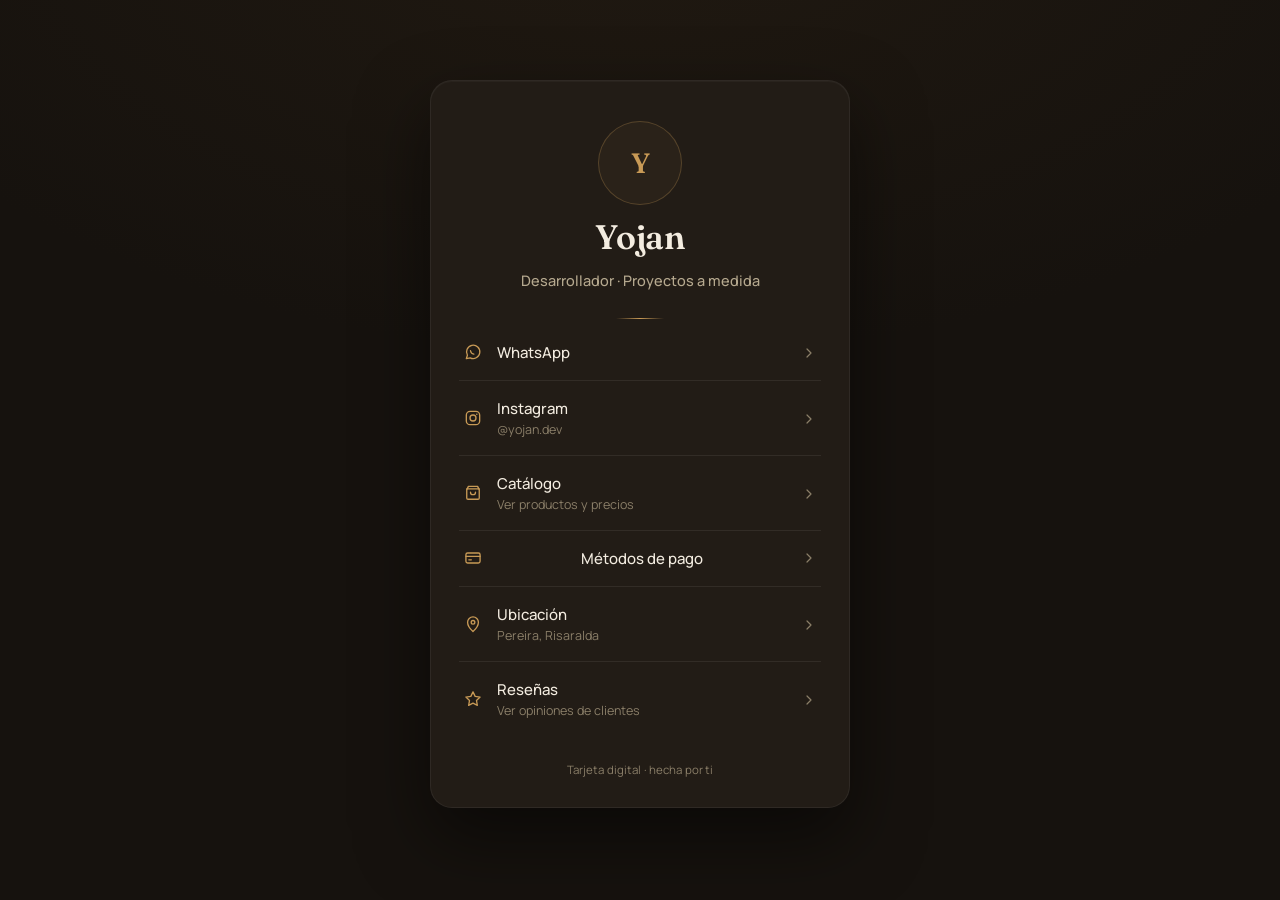
<file: nfc-300/index.html>
<!DOCTYPE html>
<html lang="es">
<head>
<meta charset="UTF-8">
<meta name="viewport" content="width=device-width, initial-scale=1, viewport-fit=cover">
<title>Tarjeta digital</title>
<meta name="description" content="Tarjeta de presentación digital">

<link rel="preconnect" href="https://fonts.googleapis.com">
<link rel="preconnect" href="https://fonts.gstatic.com" crossorigin>
<link href="https://fonts.googleapis.com/css2?family=Fraunces:opsz,wght@9..144,500;9..144,600&family=Manrope:wght@400;500;600;700&display=swap" rel="stylesheet">

<link rel="stylesheet" href="style.css">
</head>
<body>

  <!-- Password gate: shown only if data.js defines a password. Client-side only, see README. -->
  <!--
<div class="gate" id="gate" hidden>
    <form class="gate__form" id="gateForm" autocomplete="off">
      <p class="gate__label">Esta tarjeta es privada</p>
      <input class="gate__input" id="gateInput" type="password" placeholder="Contraseña" inputmode="text" autofocus>
      <button class="gate__submit" type="submit">Entrar</button>
      <p class="gate__error" id="gateError" hidden>Contraseña incorrecta</p>
    </form>
  </div>
-->

  <main class="stage">
    <section class="card" id="card">

      <header class="id">
        <div class="id__avatar" id="avatar"></div>
        <h1 class="id__name" id="name"></h1>
        <p class="id__role" id="role"></p>
      </header>

      <div class="rule"></div>

      <nav class="links" id="links"></nav>

      <footer class="foot">
        <p class="foot__text" id="footText"></p>
      </footer>

    </section>
  </main>

  <script src="data.js"></script>
  <script src="script.js"></script>
</body>
</html>
</file>
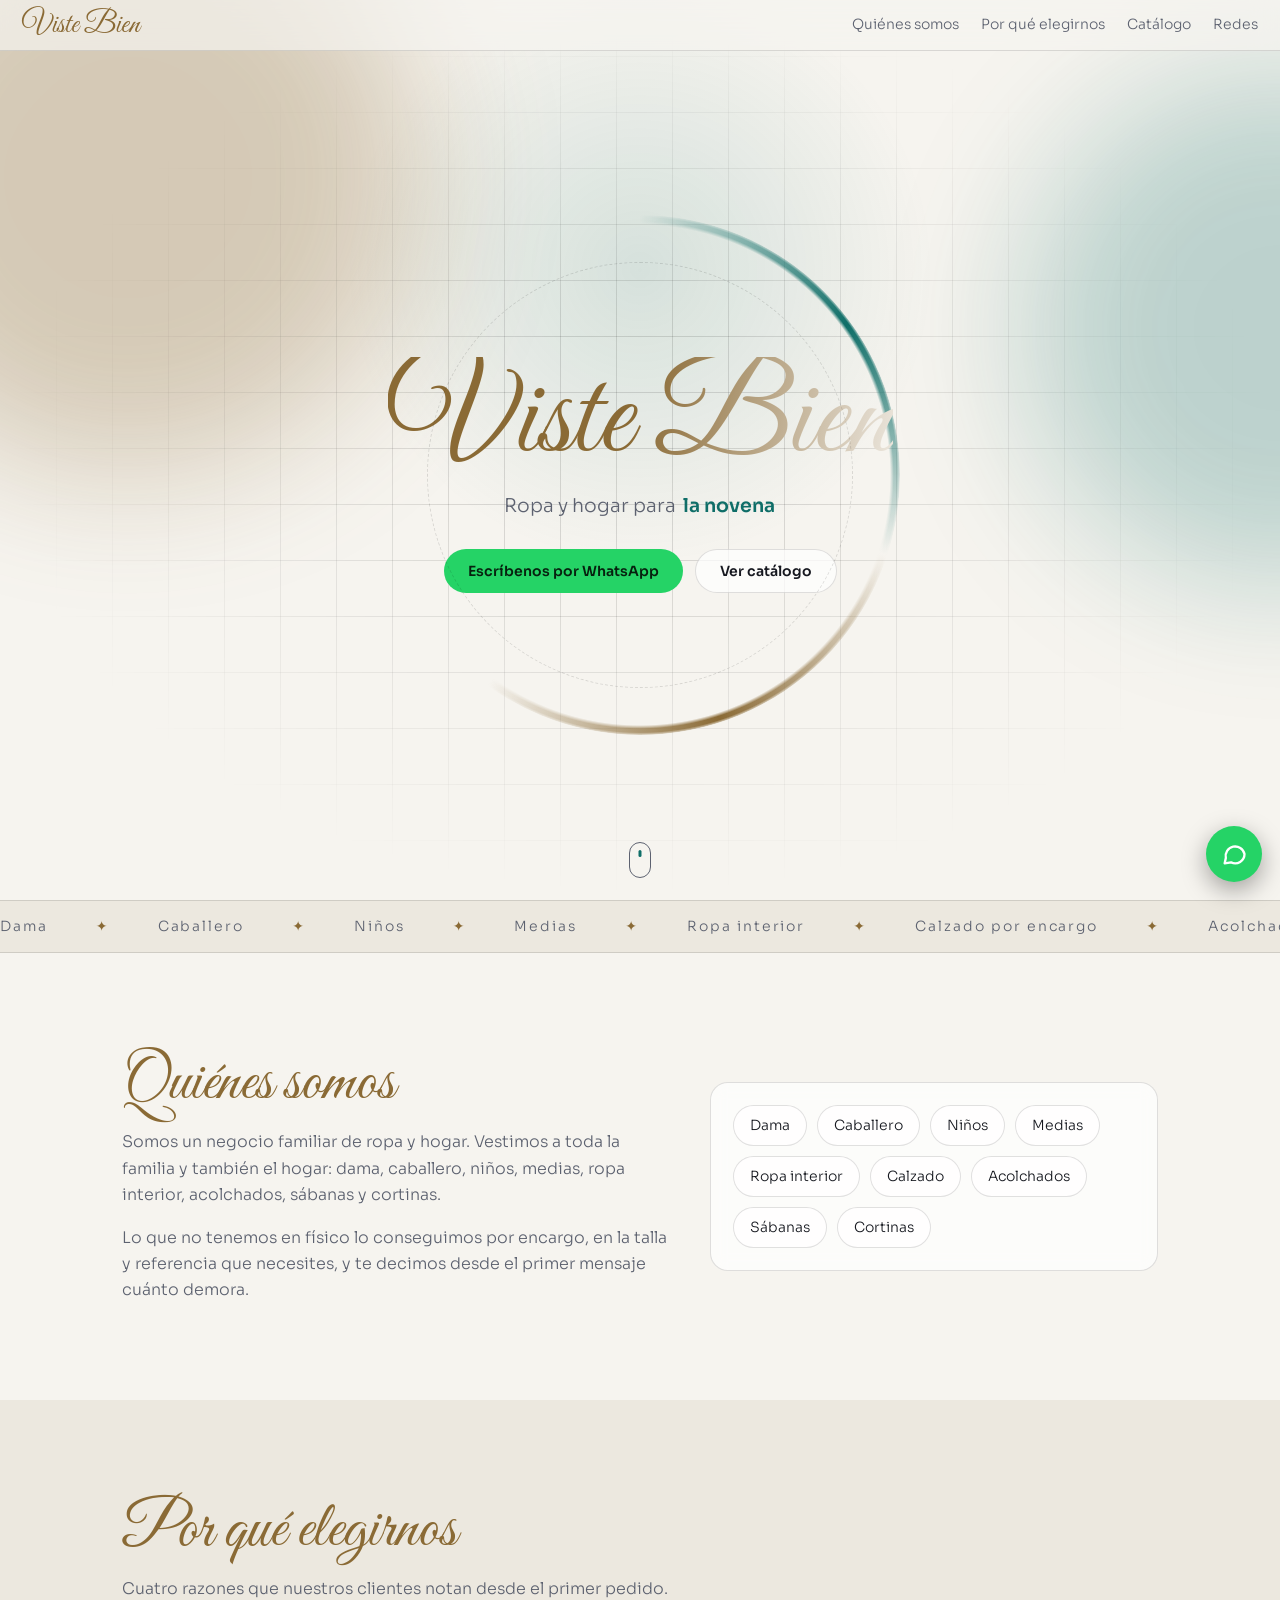
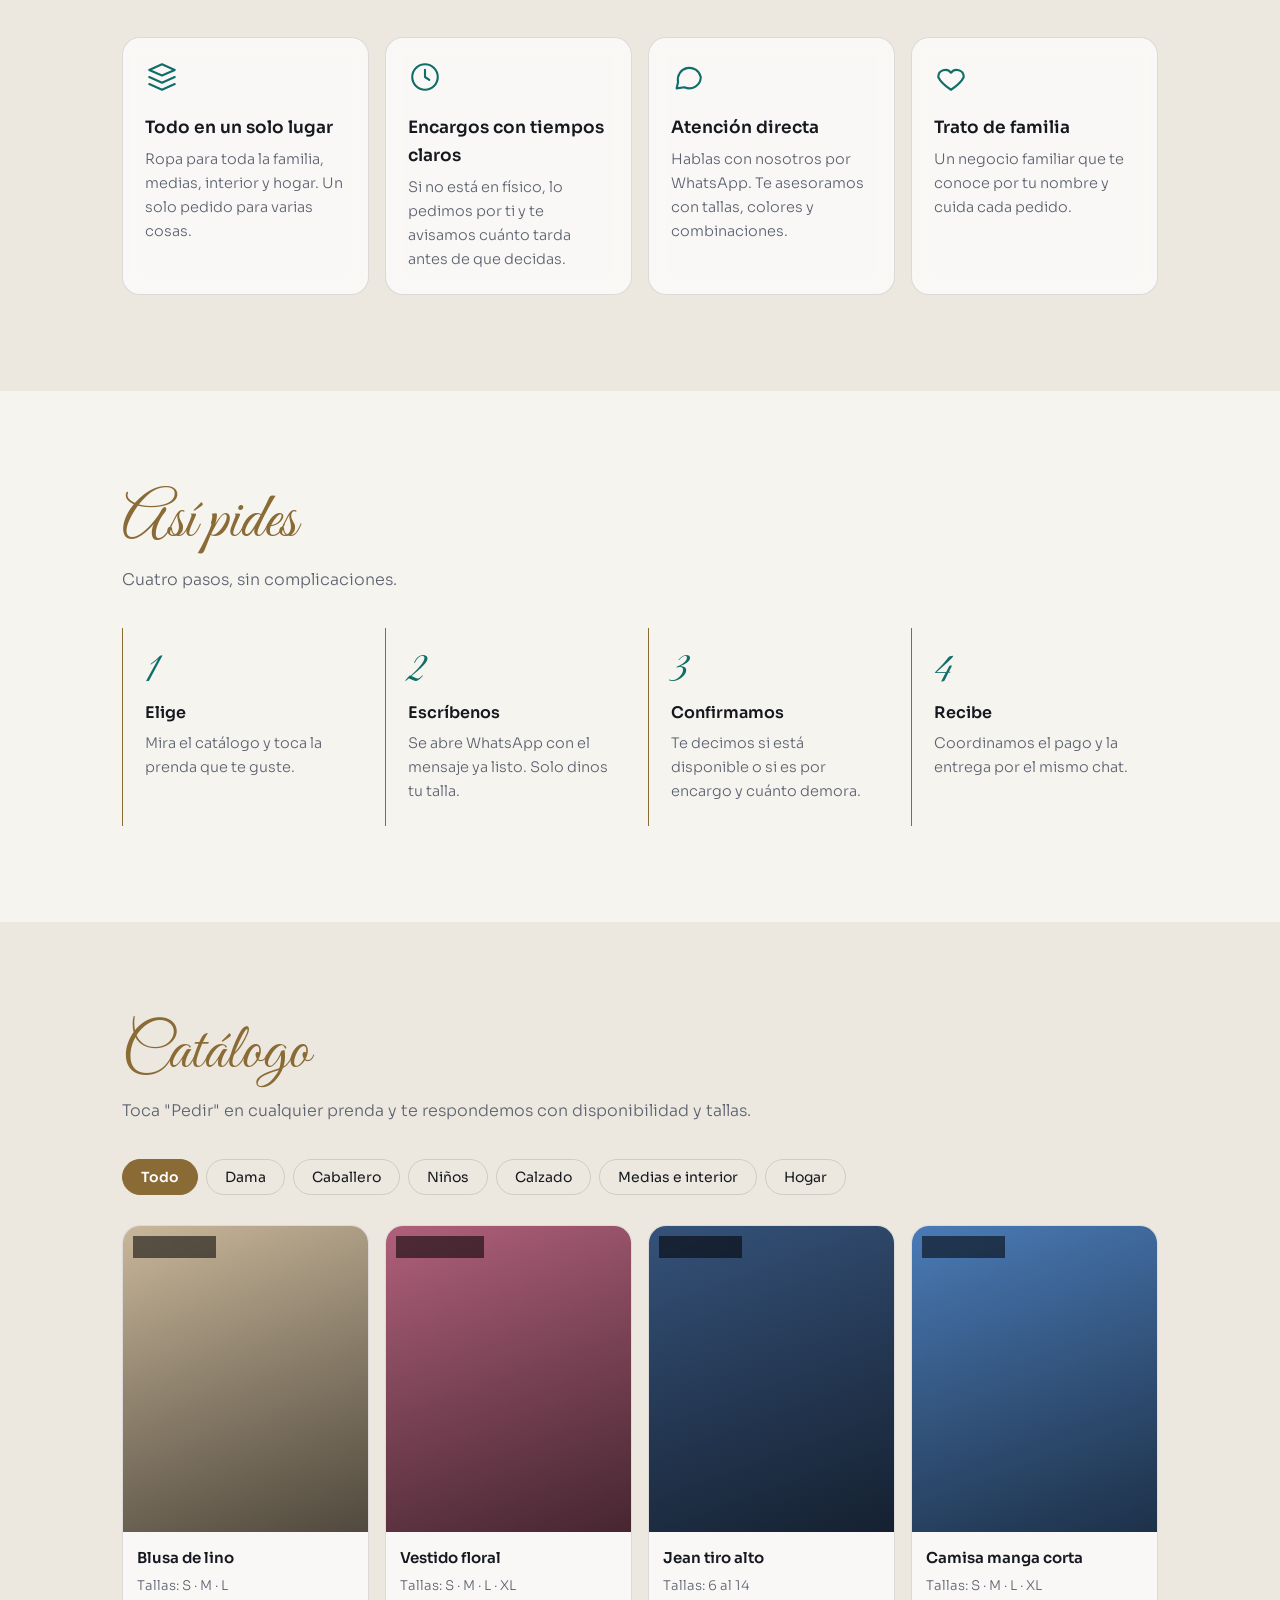
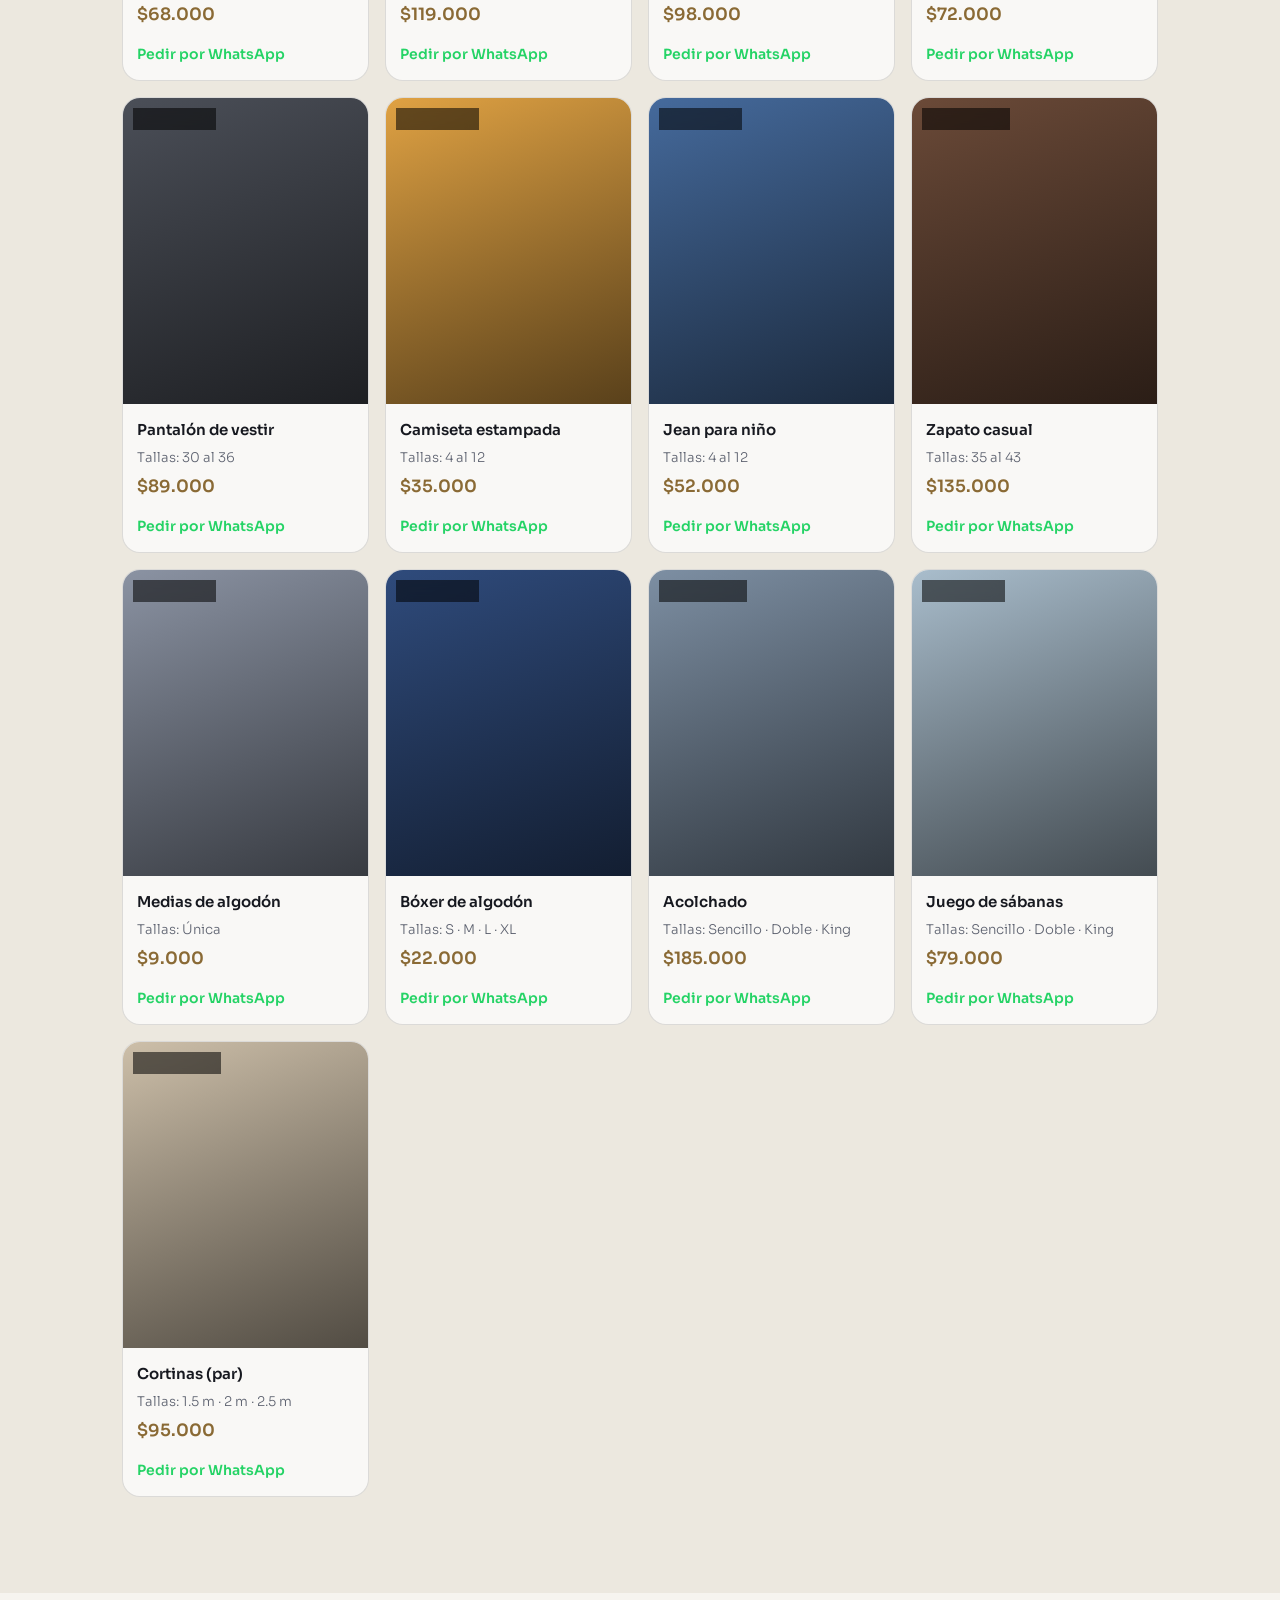
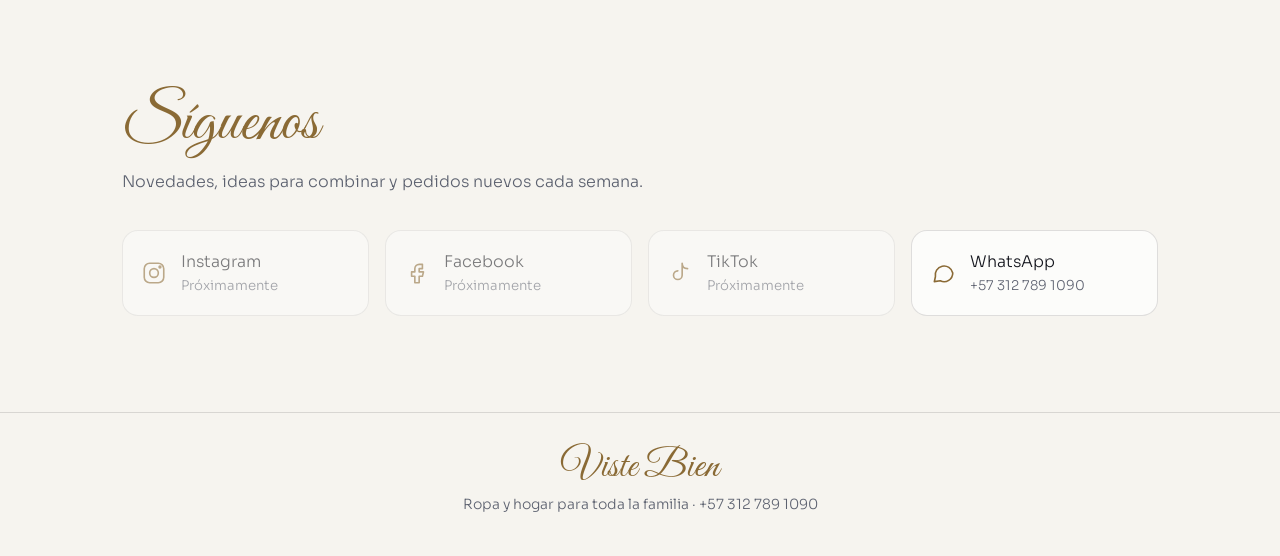
<file: vistebien/Viste Bien · Ropa y hogar.html>
<!DOCTYPE html>
<html lang="es">
<head>
<meta charset="utf-8">
<meta name="viewport" content="width=device-width, initial-scale=1, viewport-fit=cover">
<title>Viste Bien · Ropa y hogar</title>
<link rel="preconnect" href="https://fonts.googleapis.com">
<link rel="preconnect" href="https://fonts.gstatic.com" crossorigin>
<link href="https://fonts.googleapis.com/css2?family=Great+Vibes&family=Sora:wght@300;400;600&display=swap" rel="stylesheet">
<style>
:root{--bg:#090b10;--bg2:#10141c;--ink:#ece8df;--mute:#9a9fab;--line:rgba(255,255,255,.1);--glass:rgba(255,255,255,.04);--gold:#d9bc8c;--cyan:#7fe0d6;--wa:#25d366;--onacc:#0b0d12;
box-sizing:border-box;padding-top:env(safe-area-inset-top,0px);padding-bottom:env(safe-area-inset-bottom,0px)}
@media (prefers-color-scheme:light){:root:not([data-theme="dark"]){--bg:#f6f4ef;--bg2:#ece8df;--ink:#16181f;--mute:#5d6270;--line:rgba(0,0,0,.12);--glass:rgba(255,255,255,.7);--gold:#8a6a35;--cyan:#0f6e68;--onacc:#fff}}
:root[data-theme="light"]{--bg:#f6f4ef;--bg2:#ece8df;--ink:#16181f;--mute:#5d6270;--line:rgba(0,0,0,.12);--glass:rgba(255,255,255,.7);--gold:#8a6a35;--cyan:#0f6e68;--onacc:#fff}
html{scroll-behavior:smooth;scroll-padding-top:70px;height:100%}
*{box-sizing:border-box}
body{margin:0;background:var(--bg);color:var(--ink);font:300 16px/1.65 Sora,system-ui,-apple-system,"Segoe UI",sans-serif;overflow-x:hidden}
a{color:inherit;text-decoration:none}
.glow{position:fixed;inset:0;pointer-events:none;z-index:0;background:radial-gradient(420px circle at var(--x,50%) var(--y,30%),color-mix(in srgb,var(--cyan) 14%,transparent),transparent 70%)}
section,header,footer{position:relative;z-index:1}
.wrap{max-width:1080px;margin:auto;padding:0 22px}
nav{position:fixed;top:0;left:0;right:0;z-index:10;display:flex;justify-content:space-between;align-items:center;padding:calc(10px + env(safe-area-inset-top,0px)) 22px 10px;backdrop-filter:blur(14px);background:color-mix(in srgb,var(--bg) 70%,transparent);border-bottom:1px solid var(--line)}
.logo{font:400 30px "Great Vibes",cursive;color:var(--gold);line-height:1}
nav ul{display:flex;gap:22px;list-style:none;margin:0;padding:0;font-size:14px}
nav li a{color:var(--mute);transition:color .2s}nav li a:hover{color:var(--ink)}
@media(max-width:640px){nav ul li:not(:last-child){display:none}}
.btn{display:inline-flex;align-items:center;gap:8px;border-radius:999px;padding:12px 24px;font:600 14px Sora,sans-serif;border:1px solid var(--line);cursor:pointer;transition:transform .2s,box-shadow .2s;color:var(--ink);background:var(--glass)}
.btn:hover{transform:translateY(-2px)}
.btn.wa{background:var(--wa);color:#07210f;border:0;box-shadow:0 0 0 0 rgba(37,211,102,.5);animation:pulse 2.8s infinite}
@keyframes pulse{70%{box-shadow:0 0 0 14px rgba(37,211,102,0)}100%{box-shadow:0 0 0 0 rgba(37,211,102,0)}}
/* HERO */
.hero{min-height:100vh;min-height:100svh;display:grid;place-items:center;text-align:center;overflow:hidden;padding:110px 0 60px}
.aur{position:absolute;inset:-20%;z-index:-1;filter:blur(70px);opacity:.55}
.aur i{position:absolute;border-radius:50%;animation:drift 18s ease-in-out infinite alternate}
.aur i:nth-child(1){width:46vmax;height:46vmax;left:5%;top:5%;background:color-mix(in srgb,var(--gold) 55%,transparent)}
.aur i:nth-child(2){width:40vmax;height:40vmax;right:0;top:20%;background:color-mix(in srgb,var(--cyan) 45%,transparent);animation-delay:-6s}
@keyframes drift{to{transform:translate(8vw,6vh) scale(1.15)}}
.grid{position:absolute;inset:0;z-index:-1;background-image:linear-gradient(var(--line) 1px,transparent 1px),linear-gradient(90deg,var(--line) 1px,transparent 1px);background-size:56px 56px;mask-image:radial-gradient(ellipse at center,#000 20%,transparent 70%);-webkit-mask-image:radial-gradient(ellipse at center,#000 20%,transparent 70%)}
.ring{position:relative;width:min(88vw,520px);aspect-ratio:1;margin:auto;display:grid;place-items:center}
.ring::before{content:"";position:absolute;inset:0;border-radius:50%;background:conic-gradient(from 0deg,transparent,var(--cyan),transparent 30%,var(--gold),transparent 60%);-webkit-mask:radial-gradient(circle,transparent 68%,#000 69%,#000 70%,transparent 71%);mask:radial-gradient(circle,transparent 68%,#000 69%,#000 70%,transparent 71%);animation:spin 14s linear infinite}
.ring::after{content:"";position:absolute;inset:9%;border-radius:50%;border:1px dashed var(--line);animation:spin 40s linear infinite reverse}
@keyframes spin{to{transform:rotate(360deg)}}
.brand{font:400 clamp(64px,15vw,128px) "Great Vibes",cursive;line-height:1;margin:0;background:linear-gradient(100deg,var(--gold) 20%,#fff 45%,var(--gold) 55%,var(--cyan) 90%);background-size:250% 100%;-webkit-background-clip:text;background-clip:text;color:transparent;animation:shine 6s ease-in-out infinite,rise 1.4s cubic-bezier(.2,.8,.2,1) both}
@keyframes shine{50%{background-position:100% 0}}
@keyframes rise{from{opacity:0;filter:blur(14px);transform:scale(.92)}}
.tag{font-size:clamp(15px,2.4vw,19px);color:var(--mute);margin:6px 0 0;animation:rise 1.4s .3s both}
.tag b{color:var(--cyan);font-weight:600;display:inline-block;min-width:7ch;transition:opacity .3s,transform .3s}
.cta{display:flex;gap:12px;justify-content:center;flex-wrap:wrap;margin-top:26px;animation:rise 1.4s .5s both}
.scroll{position:absolute;bottom:22px;left:50%;width:22px;height:36px;border:1.5px solid var(--mute);border-radius:12px;transform:translateX(-50%)}
.scroll::after{content:"";position:absolute;left:50%;top:7px;width:3px;height:7px;border-radius:2px;background:var(--cyan);transform:translateX(-50%);animation:dot 1.8s infinite}
@keyframes dot{60%{transform:translate(-50%,12px);opacity:0}}
/* MARQUEE */
.mq{border-block:1px solid var(--line);overflow:hidden;background:var(--bg2);padding:14px 0}
.mq div{display:flex;gap:48px;width:max-content;animation:mq 28s linear infinite;color:var(--mute);font-size:14px;letter-spacing:.14em}
.mq span::after{content:"✦";margin-left:48px;color:var(--gold)}
@keyframes mq{to{transform:translateX(-50%)}}
/* SECCIONES */
.sec{padding:96px 0}
h2{font:400 clamp(40px,7vw,64px) "Great Vibes",cursive;margin:0 0 10px;color:var(--gold);line-height:1.1}
.lead{max-width:60ch;color:var(--mute);margin:0 0 34px}
.two{display:grid;grid-template-columns:1.1fr .9fr;gap:40px;align-items:center}
@media(max-width:760px){.two{grid-template-columns:1fr}}
.card{background:var(--glass);border:1px solid var(--line);border-radius:18px;padding:22px;backdrop-filter:blur(8px);transition:transform .3s,border-color .3s}
.card:hover{transform:translateY(-4px);border-color:var(--gold)}
.cards{display:grid;grid-template-columns:repeat(auto-fit,minmax(220px,1fr));gap:16px}
.card svg{width:34px;height:34px;stroke:var(--cyan);fill:none;stroke-width:1.5;stroke-linecap:round;stroke-linejoin:round;margin-bottom:12px}
.card h3{margin:0 0 6px;font-size:17px;font-weight:600}.card p{margin:0;color:var(--mute);font-size:14.5px}
.pills{display:flex;flex-wrap:wrap;gap:10px}
.pills span{border:1px solid var(--line);border-radius:999px;padding:8px 16px;font-size:14px;background:var(--glass)}
/* PASOS */
.steps{display:grid;grid-template-columns:repeat(auto-fit,minmax(200px,1fr));gap:16px;counter-reset:s}
.step{position:relative;padding:22px;border-left:1px solid var(--gold)}
.step::before{counter-increment:s;content:counter(s);font:400 44px "Great Vibes",cursive;color:var(--cyan);display:block;line-height:1}
.step h3{margin:6px 0;font-size:16px;font-weight:600}.step p{margin:0;color:var(--mute);font-size:14.5px}
/* CATALOGO */
.tabs{display:flex;gap:8px;overflow-x:auto;padding-bottom:12px;margin-bottom:18px}
.tabs button{white-space:nowrap;border:1px solid var(--line);background:transparent;color:var(--ink);border-radius:999px;padding:8px 18px;font:400 14px Sora,sans-serif;cursor:pointer}
.tabs button.on{background:var(--gold);color:var(--onacc);border-color:var(--gold);font-weight:600}
.cat{display:grid;grid-template-columns:repeat(auto-fill,minmax(210px,1fr));gap:16px}
.p{border:1px solid var(--line);border-radius:18px;overflow:hidden;background:var(--glass);display:flex;flex-direction:column;transition:transform .3s,border-color .3s;animation:rise .6s both}
.p:hover{transform:translateY(-5px);border-color:var(--cyan)}
.ph{aspect-ratio:4/5;background-size:cover;background-position:center;position:relative}
.ph em{position:absolute;left:10px;top:10px;font:600 11px Sora,sans-serif;font-style:normal;padding:4px 10px;border-radius:999px;background:rgba(0,0,0,.55);color:#fff;backdrop-filter:blur(6px)}
.pi{padding:14px;display:flex;flex-direction:column;gap:4px;flex:1}
.pi b{font-weight:600;font-size:15px}.pi small{color:var(--mute)}.pi .pr{color:var(--gold);font-weight:600;font-size:17px}
.pi a{margin-top:auto;padding-top:10px;color:var(--wa);font-weight:600;font-size:14px}
/* REDES */
.soc{display:grid;grid-template-columns:repeat(auto-fit,minmax(200px,1fr));gap:16px}
.soc a,.soc div{display:flex;align-items:center;gap:14px;padding:18px;border:1px solid var(--line);border-radius:16px;background:var(--glass);transition:transform .3s,border-color .3s}
.soc a:hover{transform:translateY(-4px);border-color:var(--gold)}
.soc div{opacity:.55}.soc small{display:block;color:var(--mute)}
.soc svg{width:26px;height:26px;stroke:var(--gold);fill:none;stroke-width:1.5;flex:none}
footer{border-top:1px solid var(--line);padding:34px 0 40px;text-align:center;color:var(--mute);font-size:14px}
footer .logo{font-size:40px;display:block;margin-bottom:6px}
.rv{opacity:0;transform:translateY(26px);transition:opacity .8s,transform .8s cubic-bezier(.2,.8,.2,1)}.rv.in{opacity:1;transform:none}
.wafab{position:fixed;right:18px;bottom:calc(18px + env(safe-area-inset-bottom,0px));z-index:11;width:56px;height:56px;border-radius:50%;background:var(--wa);display:grid;place-items:center;box-shadow:0 8px 24px rgba(0,0,0,.35)}
.wafab svg{width:28px;height:28px;fill:#fff}
@media (prefers-reduced-motion:reduce){*{animation:none!important;transition:none!important}.rv{opacity:1;transform:none}}
</style>
</head>
<body>
<div class="glow" id="glow"></div>
<nav>
  <a class="logo" href="#inicio">Viste Bien</a>
  <ul><li><a href="#nosotros">Quiénes somos</a></li><li><a href="#porque">Por qué elegirnos</a></li><li><a href="#catalogo">Catálogo</a></li><li><a href="#redes">Redes</a></li></ul>
</nav>

<header class="hero" id="inicio">
  <div class="aur"><i></i><i></i></div><div class="grid"></div>
  <div class="wrap">
    <div class="ring"><div>
      <h1 class="brand">Viste Bien</h1>
      <p class="tag">Ropa y hogar para <b id="rot">la novena</b></p>
      <div class="cta">
        <a class="btn wa" id="hwa" target="_blank" rel="noopener">Escríbenos por WhatsApp</a>
        <a class="btn" href="#catalogo">Ver catálogo</a>
      </div>
    </div></div>
  </div>
  <span class="scroll" aria-hidden="true"></span>
</header>

<div class="mq" aria-hidden="true"><div id="mq"></div></div>

<section class="sec" id="nosotros"><div class="wrap two">
  <div class="rv">
    <h2>Quiénes somos</h2>
    <p class="lead" style="margin-bottom:16px">Somos un negocio familiar de ropa y hogar. Vestimos a toda la familia y también el hogar: dama, caballero, niños, medias, ropa interior, acolchados, sábanas y cortinas.</p>
    <p class="lead" style="margin:0">Lo que no tenemos en físico lo conseguimos por encargo, en la talla y referencia que necesites, y te decimos desde el primer mensaje cuánto demora.</p>
  </div>
  <div class="card rv"><div class="pills"><span>Dama</span><span>Caballero</span><span>Niños</span><span>Medias</span><span>Ropa interior</span><span>Calzado</span><span>Acolchados</span><span>Sábanas</span><span>Cortinas</span></div></div>
</div></section>

<section class="sec" id="porque" style="background:var(--bg2)"><div class="wrap">
  <h2 class="rv">Por qué elegirnos</h2><p class="lead rv">Cuatro razones que nuestros clientes notan desde el primer pedido.</p>
  <div class="cards">
    <div class="card rv"><svg viewBox="0 0 24 24"><path d="M3 7l9-4 9 4-9 4-9-4z"/><path d="M3 12l9 4 9-4M3 17l9 4 9-4"/></svg><h3>Todo en un solo lugar</h3><p>Ropa para toda la familia, medias, interior y hogar. Un solo pedido para varias cosas.</p></div>
    <div class="card rv"><svg viewBox="0 0 24 24"><circle cx="12" cy="12" r="9"/><path d="M12 7v5l3 2"/></svg><h3>Encargos con tiempos claros</h3><p>Si no está en físico, lo pedimos por ti y te avisamos cuánto tarda antes de que decidas.</p></div>
    <div class="card rv"><svg viewBox="0 0 24 24"><path d="M21 12a8 8 0 0 1-11.5 7.2L4 20l1-4.5A8 8 0 1 1 21 12z"/></svg><h3>Atención directa</h3><p>Hablas con nosotros por WhatsApp. Te asesoramos con tallas, colores y combinaciones.</p></div>
    <div class="card rv"><svg viewBox="0 0 24 24"><path d="M12 21s-7-4.6-9-9a5 5 0 0 1 9-3 5 5 0 0 1 9 3c-2 4.4-9 9-9 9z"/></svg><h3>Trato de familia</h3><p>Un negocio familiar que te conoce por tu nombre y cuida cada pedido.</p></div>
  </div>
</div></section>

<section class="sec"><div class="wrap">
  <h2 class="rv">Así pides</h2><p class="lead rv">Cuatro pasos, sin complicaciones.</p>
  <div class="steps">
    <div class="step rv"><h3>Elige</h3><p>Mira el catálogo y toca la prenda que te guste.</p></div>
    <div class="step rv"><h3>Escríbenos</h3><p>Se abre WhatsApp con el mensaje ya listo. Solo dinos tu talla.</p></div>
    <div class="step rv"><h3>Confirmamos</h3><p>Te decimos si está disponible o si es por encargo y cuánto demora.</p></div>
    <div class="step rv"><h3>Recibe</h3><p>Coordinamos el pago y la entrega por el mismo chat.</p></div>
  </div>
</div></section>

<section class="sec" id="catalogo" style="background:var(--bg2)"><div class="wrap">
  <h2 class="rv">Catálogo</h2><p class="lead rv">Toca "Pedir" en cualquier prenda y te respondemos con disponibilidad y tallas.</p>
  <div class="tabs" id="tabs"></div><div class="cat" id="cat"></div>
</div></section>

<section class="sec" id="redes"><div class="wrap">
  <h2 class="rv">Síguenos</h2><p class="lead rv">Novedades, ideas para combinar y pedidos nuevos cada semana.</p>
  <div class="soc rv" id="soc"></div>
</div></section>

<footer><div class="wrap"><span class="logo">Viste Bien</span>Ropa y hogar para toda la familia · +57 312 789 1090</div></footer>

<a class="wafab" id="fab" target="_blank" rel="noopener" aria-label="WhatsApp"><svg viewBox="0 0 24 24" style="fill:none;stroke:#fff;stroke-width:2;stroke-linecap:round;stroke-linejoin:round"><path d="M21 12a8 8 0 0 1-11.5 7.2L4 20l1-4.5A8 8 0 1 1 21 12z"/></svg></a>

<script>
/* ======== CONFIGURACIÓN: edita aquí ======== */
const WA="573127891090";
const REDES=[ // pon el enlace completo; si lo dejas vacío aparece como "Próximamente"
 {n:"Instagram",u:"",i:'<rect x="3" y="3" width="18" height="18" rx="5"/><circle cx="12" cy="12" r="4"/><circle cx="17.500" cy="6.500" r=".8"/>'},
 {n:"Facebook",u:"",i:'<path d="M14 8h3V4h-3a4 4 0 0 0-4 4v3H7v4h3v6h4v-6h3l1-4h-4V8z"/>'},
 {n:"TikTok",u:"",i:'<path d="M14 3v11a4 4 0 1 1-4-4M14 3c0 3 2 5 5 5"/>'}
];
/* cat: Dama | Caballero | Niños | Calzado | Hogar | Medias e interior
   foto: enlace o imagen base64 (opcional). Sin foto se muestra un color. */
const CATALOGO=[
 {nombre:"Blusa de lino",cat:"Dama",precio:68000,disp:"Disponible",tallas:"S · M · L",color:"#c9b79a"},
 {nombre:"Vestido floral",cat:"Dama",precio:119000,disp:"Por encargo",tallas:"S · M · L · XL",color:"#b0607a"},
 {nombre:"Jean tiro alto",cat:"Dama",precio:98000,disp:"Disponible",tallas:"6 al 14",color:"#35527a"},
 {nombre:"Camisa manga corta",cat:"Caballero",precio:72000,disp:"Disponible",tallas:"S · M · L · XL",color:"#4a7bb7"},
 {nombre:"Pantalón de vestir",cat:"Caballero",precio:89000,disp:"Disponible",tallas:"30 al 36",color:"#4b4f58"},
 {nombre:"Camiseta estampada",cat:"Niños",precio:35000,disp:"Disponible",tallas:"4 al 12",color:"#e0a243"},
 {nombre:"Jean para niño",cat:"Niños",precio:52000,disp:"Disponible",tallas:"4 al 12",color:"#456a9c"},
 {nombre:"Zapato casual",cat:"Calzado",precio:135000,disp:"Por encargo",tallas:"35 al 43",color:"#6b4a38"},
 {nombre:"Medias de algodón",cat:"Medias e interior",precio:9000,disp:"Disponible",tallas:"Única",color:"#8b93a3"},
 {nombre:"Bóxer de algodón",cat:"Medias e interior",precio:22000,disp:"Disponible",tallas:"S · M · L · XL",color:"#2f4b7c"},
 {nombre:"Acolchado",cat:"Hogar",precio:185000,disp:"Por encargo",tallas:"Sencillo · Doble · King",color:"#7d8fa3"},
 {nombre:"Juego de sábanas",cat:"Hogar",precio:79000,disp:"Disponible",tallas:"Sencillo · Doble · King",color:"#a9bdcc"},
 {nombre:"Cortinas (par)",cat:"Hogar",precio:95000,disp:"Por encargo",tallas:"1.5 m · 2 m · 2.5 m",color:"#cdbfa9"}
];
const FRASES=["la novena","la oficina","la cena de Navidad","Año Nuevo","tu hogar","toda la familia"];
/* =========================================== */

const $=id=>document.getElementById(id),COP=n=>"$"+n.toLocaleString("es-CO");
const wa=t=>`https://wa.me/${WA}?text=${encodeURIComponent(t)}`;
$("hwa").href=$("fab").href=wa("Hola Viste Bien, quiero información.");
$("mq").innerHTML=[...Array(2)].map(()=>["Dama","Caballero","Niños","Medias","Ropa interior","Calzado por encargo","Acolchados","Sábanas","Cortinas"].map(x=>`<span>${x}</span>`).join("")).join("");

// catálogo
const cats=["Todo",...new Set(CATALOGO.map(p=>p.cat))];let cur="Todo";
const esc=s=>String(s).replace(/[&<>"]/g,c=>({"&":"&amp;","<":"&lt;",">":"&gt;",'"':"&quot;"}[c]));
function draw(){
  $("tabs").innerHTML=cats.map(c=>`<button class="${c===cur?"on":""}" data-c="${esc(c)}">${esc(c)}</button>`).join("");
  $("cat").innerHTML=CATALOGO.filter(p=>cur==="Todo"||p.cat===cur).map((p,i)=>{
    const bg=p.foto?`background-image:url('${esc(p.foto)}')`:`background:linear-gradient(160deg,${p.color},color-mix(in srgb,${p.color} 40%,#000))`;
    return `<div class="p" style="animation-delay:${i*.05}s"><div class="ph" style="${bg}"><em>${esc(p.disp)}</em></div>
    <div class="pi"><b>${esc(p.nombre)}</b><small>Tallas: ${esc(p.tallas)}</small><span class="pr">${COP(p.precio)}</span>
    <a target="_blank" rel="noopener" href="${wa(`Hola Viste Bien, me interesa: ${p.nombre} (${COP(p.precio)}). ¿Tienen disponibilidad?`)}">Pedir por WhatsApp</a></div></div>`}).join("");
}
$("tabs").onclick=e=>{const b=e.target.closest("[data-c]");if(b){cur=b.dataset.c;draw()}};draw();

// redes
$("soc").innerHTML=REDES.map(r=>{const ic=`<svg viewBox="0 0 24 24" stroke-linecap="round" stroke-linejoin="round">${r.i}</svg>`;
  return r.u?`<a href="${esc(r.u)}" target="_blank" rel="noopener">${ic}<span>${r.n}<small>Síguenos</small></span></a>`:`<div>${ic}<span>${r.n}<small>Próximamente</small></span></div>`}).join("")
  +`<a href="${wa("Hola Viste Bien")}" target="_blank" rel="noopener"><svg viewBox="0 0 24 24" stroke-linecap="round" stroke-linejoin="round"><path d="M21 12a8 8 0 0 1-11.5 7.2L4 20l1-4.5A8 8 0 1 1 21 12z"/></svg><span>WhatsApp<small>+57 312 789 1090</small></span></a>`;

// frases rotativas
let k=0;const rot=$("rot");setInterval(()=>{rot.style.opacity=0;rot.style.transform="translateY(8px)";setTimeout(()=>{k=(k+1)%FRASES.length;rot.textContent=FRASES[k];rot.style.opacity=1;rot.style.transform="none"},300)},2600);

// luz que sigue el cursor
addEventListener("pointermove",e=>{const g=$("glow").style;g.setProperty("--x",e.clientX+"px");g.setProperty("--y",e.clientY+"px")},{passive:true});

// aparición al hacer scroll
const io=new IntersectionObserver(es=>es.forEach(e=>{if(e.isIntersecting){e.target.classList.add("in");io.unobserve(e.target)}}),{threshold:.15});
document.querySelectorAll(".rv").forEach(el=>io.observe(el));
</script>
</body>
</html>
</file>
<file: nfc-300/style.css>
/* ---------------------------------------------
   Tokens
--------------------------------------------- */
:root{
  --bg: #16120E;
  --surface: #221C16;
  --surface-2: #2A2219;
  --ink: #F3ECE0;
  --ink-soft: #B6A98F;
  --ink-faint: #8A7E68;
  --brass: #C89A56;
  --brass-dim: rgba(200, 154, 86, 0.28);
  --shadow: rgba(0, 0, 0, 0.5);

  --font-display: "Fraunces", serif;
  --font-body: "Manrope", sans-serif;

  --radius-card: 22px;
  --radius-row: 0px;
  --max-width: 420px;
}

*{ box-sizing: border-box; }

html, body{
  height: 100%;
}

body{
  margin: 0;
  background:
    radial-gradient(120% 90% at 50% -10%, #201911 0%, var(--bg) 55%);
  color: var(--ink);
  font-family: var(--font-body);
  -webkit-font-smoothing: antialiased;
  text-rendering: optimizeLegibility;
}

::selection{
  background: var(--brass-dim);
  color: var(--ink);
}

a{ color: inherit; text-decoration: none; }

button{
  font-family: inherit;
  border: none;
  background: none;
  color: inherit;
  cursor: pointer;
}

/* Visible keyboard focus everywhere */
:focus-visible{
  outline: 2px solid var(--brass);
  outline-offset: 3px;
  border-radius: 4px;
}

/* ---------------------------------------------
   Stage / Card
--------------------------------------------- */
.stage{
  min-height: 100dvh;
  display: flex;
  align-items: center;
  justify-content: center;
  padding: 28px 16px 40px;
}

.card{
  width: 100%;
  max-width: var(--max-width);
  background: var(--surface);
  border: 1px solid rgba(255,255,255,0.06);
  border-radius: var(--radius-card);
  box-shadow:
    0 30px 70px var(--shadow),
    0 1px 0 rgba(255,255,255,0.03) inset;
  padding: 40px 28px 8px;
  opacity: 0;
  transform: translateY(14px);
}

.card.is-ready{
  animation: rise 640ms cubic-bezier(.2,.7,.2,1) forwards;
}

@keyframes rise{
  to{ opacity: 1; transform: translateY(0); }
}

@media (prefers-reduced-motion: reduce){
  .card{ opacity: 1; transform: none; }
  .card.is-ready{ animation: none; }
}

/* ---------------------------------------------
   Identity block
--------------------------------------------- */
.id{
  display: flex;
  flex-direction: column;
  align-items: center;
  text-align: center;
  gap: 14px;
}

.id__avatar{
  width: 84px;
  height: 84px;
  border-radius: 50%;
  background: var(--surface-2);
  border: 1px solid var(--brass-dim);
  background-size: cover;
  background-position: center;
  display: flex;
  align-items: center;
  justify-content: center;
  font-family: var(--font-display);
  font-size: 28px;
  font-weight: 600;
  color: var(--brass);
}

.id__name{
  font-family: var(--font-display);
  font-optical-sizing: auto;
  font-weight: 600;
  font-size: clamp(28px, 7vw, 34px);
  line-height: 1.1;
  margin: 0;
  letter-spacing: -0.01em;
}

.id__role{
  margin: 0;
  color: var(--ink-soft);
  font-size: 14.5px;
  font-weight: 500;
  max-width: 30ch;
}

/* ---------------------------------------------
   Rule
--------------------------------------------- */
.rule{
  width: 48px;
  height: 1px;
  margin: 28px auto 6px;
  background: linear-gradient(90deg, transparent, var(--brass), transparent);
}

/* ---------------------------------------------
   Links list
--------------------------------------------- */
.links{
  display: flex;
  flex-direction: column;
  margin-top: 6px;
}

.row{
  display: flex;
  align-items: center;
  gap: 14px;
  padding: 17px 4px;
  border-bottom: 1px solid rgba(255,255,255,0.07);
  transition: opacity 120ms ease;
}

.row:last-child{
  border-bottom: none;
}

a.row:active,
button.row:active{
  opacity: 0.6;
}

.row__icon{
  flex: none;
  width: 20px;
  height: 20px;
  color: var(--brass);
}
.row__icon svg{ width: 100%; height: 100%; display: block; }

.row__label{
  flex: 1 1 auto;
  font-size: 15px;
  font-weight: 500;
  color: var(--ink);
}

.row__sub{
  display: block;
  font-size: 12.5px;
  font-weight: 400;
  color: var(--ink-faint);
  margin-top: 2px;
}

.row__chevron{
  flex: none;
  width: 16px;
  height: 16px;
  color: var(--ink-faint);
  transition: transform 200ms ease;
}

.row[aria-expanded="true"] .row__chevron{
  transform: rotate(90deg);
  color: var(--brass);
}

/* Expandable payment panel */
.panel{
  overflow: hidden;
  max-height: 0;
  transition: max-height 260ms ease;
}
.panel.is-open{
  max-height: 320px;
}

.panel__inner{
  padding: 2px 4px 18px;
  display: flex;
  flex-direction: column;
  gap: 10px;
}

.method{
  display: flex;
  align-items: center;
  justify-content: space-between;
  gap: 12px;
  background: var(--surface-2);
  border-radius: 12px;
  padding: 10px 14px;
}

.method__text{
  display: flex;
  flex-direction: column;
  min-width: 0;
}

.method__name{
  font-size: 13px;
  color: var(--ink-faint);
}

.method__value{
  font-size: 14px;
  font-weight: 600;
  color: var(--ink);
  overflow: hidden;
  text-overflow: ellipsis;
  white-space: nowrap;
}

.method__copy{
  flex: none;
  font-size: 12.5px;
  font-weight: 600;
  color: var(--brass);
  padding: 6px 10px;
  border: 1px solid var(--brass-dim);
  border-radius: 8px;
}

.method__copy.is-copied{
  color: var(--ink);
  border-color: var(--ink-faint);
}

/* ---------------------------------------------
   Footer
--------------------------------------------- */
.foot{
  padding: 26px 4px 22px;
  text-align: center;
}

.foot__text{
  margin: 0;
  font-size: 11.5px;
  color: var(--ink-faint);
  letter-spacing: 0.01em;
}

/* ---------------------------------------------
   Password gate
--------------------------------------------- */
.gate{
  position: fixed;
  inset: 0;
  background: var(--bg);
  display: flex;
  align-items: center;
  justify-content: center;
  padding: 20px;
  z-index: 10;
}

.gate__form{
  width: 100%;
  max-width: 300px;
  display: flex;
  flex-direction: column;
  gap: 12px;
  text-align: center;
}

.gate__label{
  font-family: var(--font-display);
  font-size: 19px;
  color: var(--ink);
  margin: 0 0 6px;
}

.gate__input{
  background: var(--surface);
  border: 1px solid rgba(255,255,255,0.1);
  color: var(--ink);
  border-radius: 10px;
  padding: 13px 14px;
  font-size: 15px;
  text-align: center;
}

.gate__input::placeholder{ color: var(--ink-faint); }

.gate__submit{
  background: var(--brass);
  color: #1B1508;
  font-weight: 700;
  border-radius: 10px;
  padding: 12px;
  font-size: 14.5px;
  margin-top: 4px;
}

.gate__error{
  color: #D98066;
  font-size: 13px;
  margin: 2px 0 0;
}

/* ---------------------------------------------
   Small screens
--------------------------------------------- */
@media (max-width: 380px){
  .card{ padding: 34px 20px 6px; }
}
</file>
